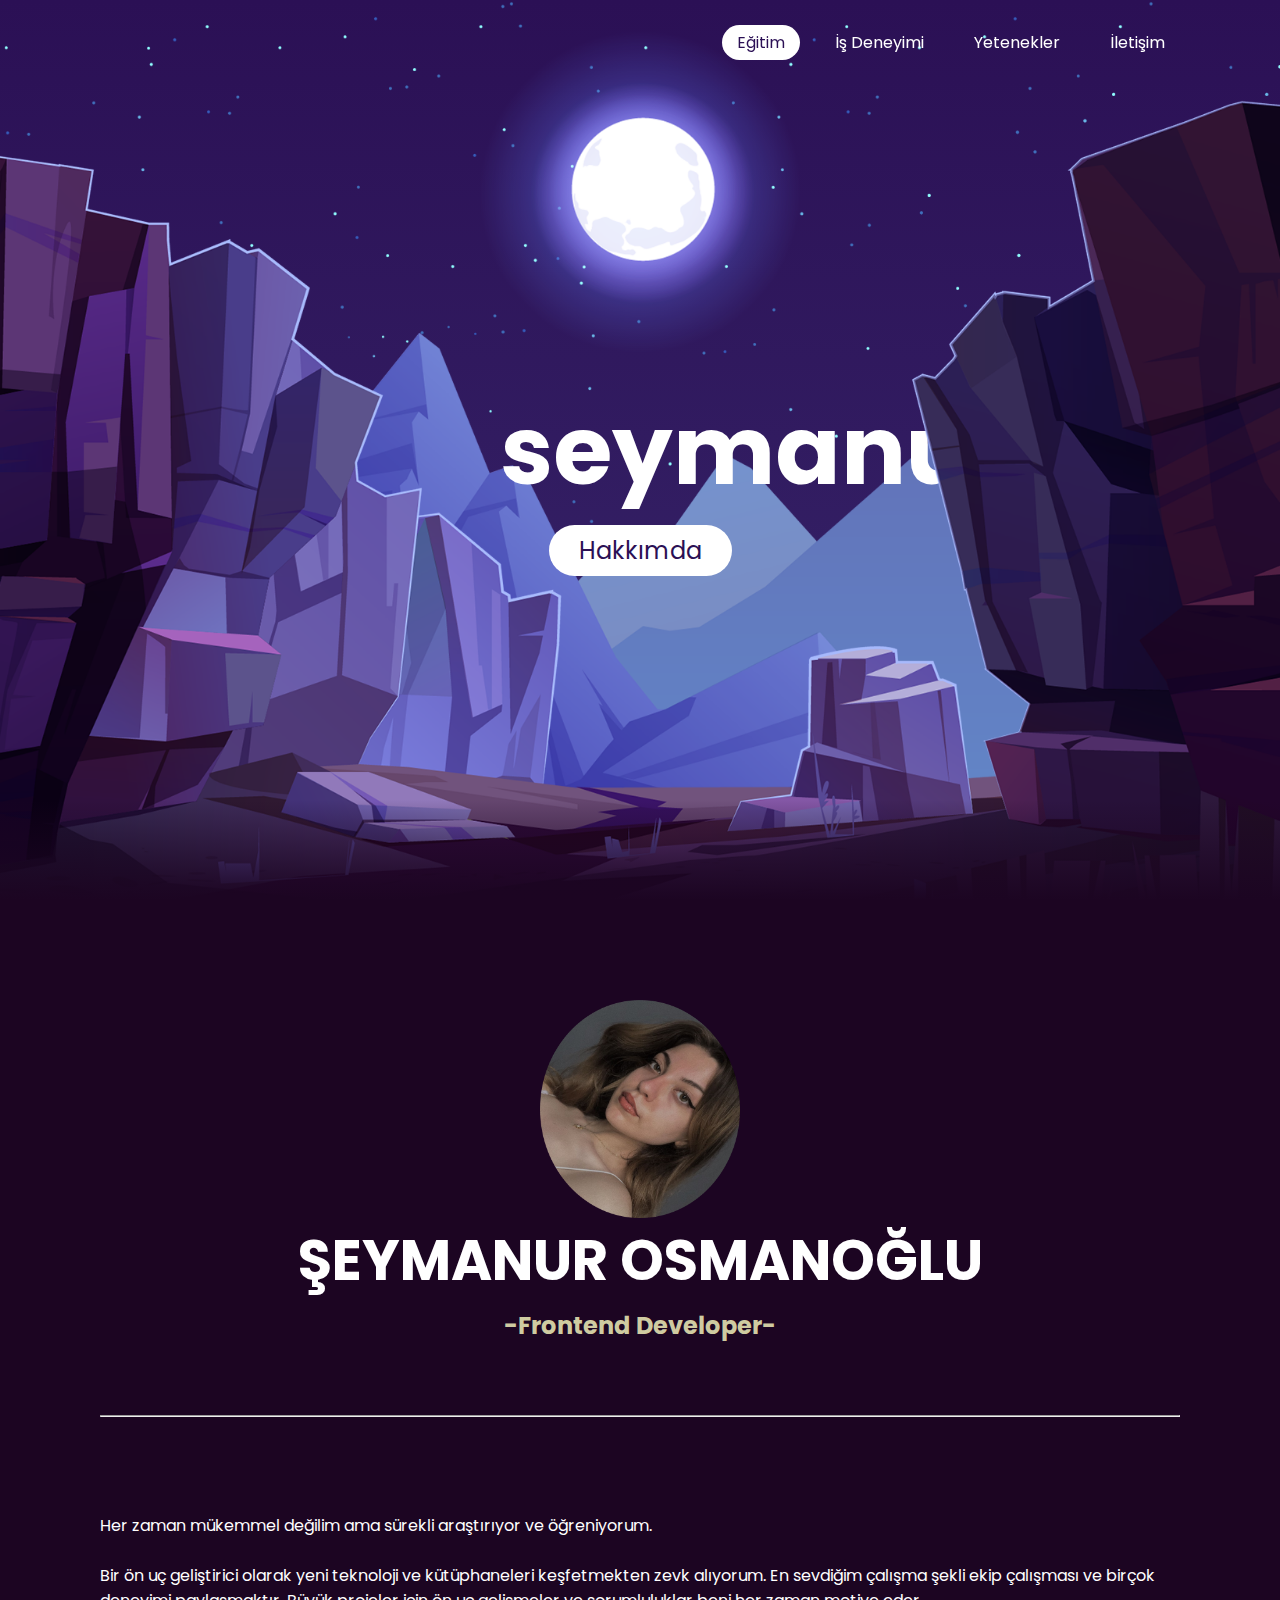
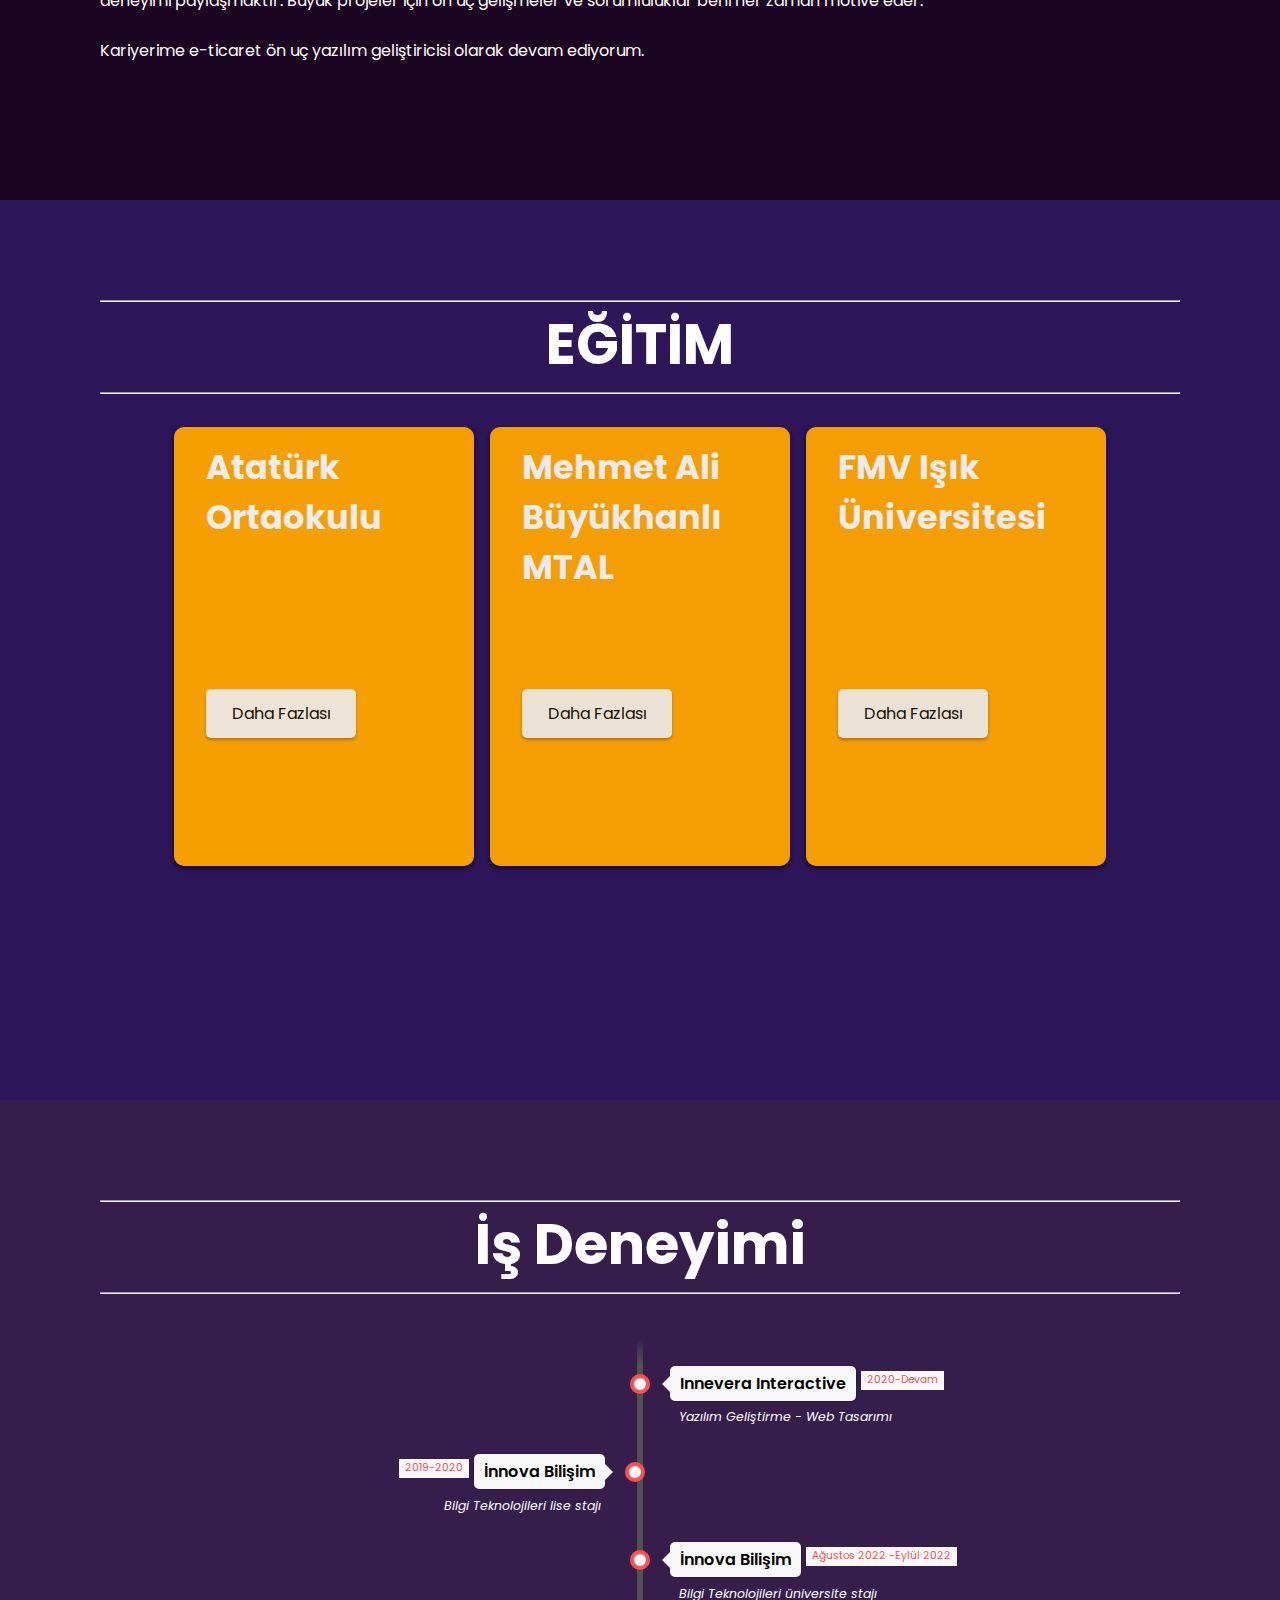
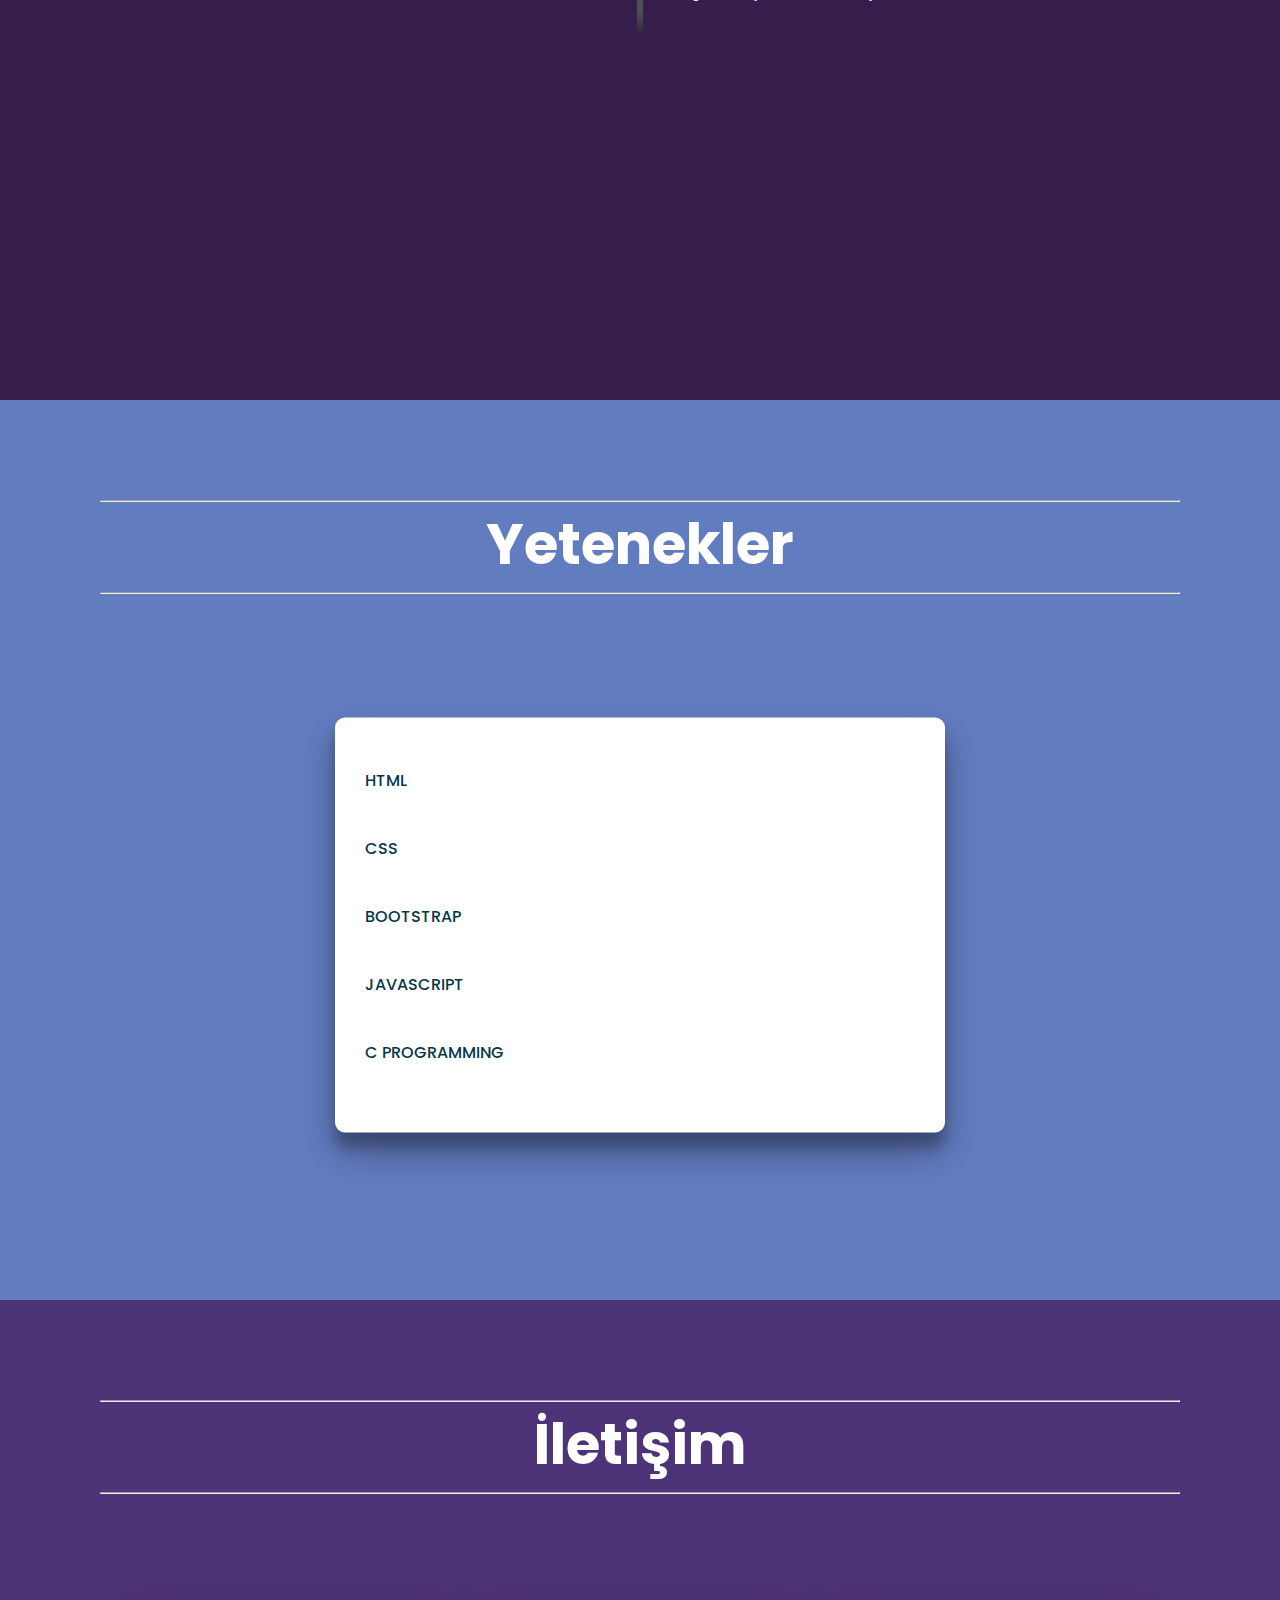
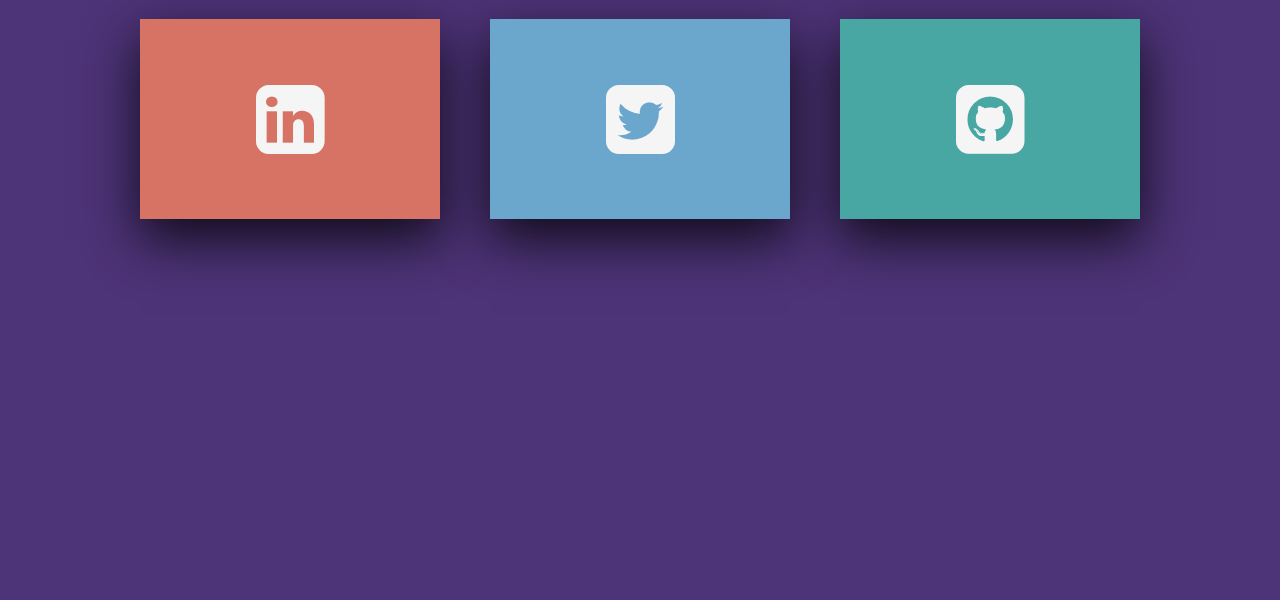
<file: index.html>
<!DOCTYPE html>
<html lang="en">

<head>
    <meta charset="UTF-8">
    <meta http-equiv="X-UA-Compatible" content="IE=edge">
    <meta name="viewport" content="width=device-width, initial-scale=1.0">
    <title>Şeymanur Osmanoğlu</title>
    <link rel="stylesheet" type="text/css" href="style.css">
    <link href="https://stackpath.bootstrapcdn.com/font-awesome/4.7.0/css/font-awesome.min.css" rel="stylesheet"
        integrity="sha384-wvfXpqpZZVQGK6TAh5PVlGOfQNHSoD2xbE+QkPxCAFlNEevoEH3Sl0sibVcOQVnN" crossorigin="anonymous">
        <link href='https://fonts.googleapis.com/css?family=Open+Sans:400,300,300italic,400italic,600,600italic,700,700italic' rel='stylesheet' type='text/css'>
</head>

<body>
    <header>
        <a href="#" class="logo"></a>
        <ul class="main-menu">
            <li><a href="#education" class="active">Eğitim</a> </li>
            <li><a href="#experience">İş Deneyimi</a> </li>
            <li><a href="#skills">Yetenekler</a> </li>
            <li><a href="#contact">İletişim</a> </li>
        </ul>
    </header>
    <section>
        <img src="images/stars.png" id="stars">
        <img src="images/moon.png" id="moon">
        <img src="images/mountains_behind.png" id="mountains_behind">
        <h2 id="text">seymanurosmanoglu</h2>
        <a href="#about-me" id="btn">Hakkımda</a>
        <img src="images/mountains_front.png" id="mountains_front">
    </section>
    <div class="sec" id="about-me">
        <div class="d-flex align-items-center justify-content-center">
        <img src="images/Resim3.png" id="mypic">
        </div>
        <h2>ŞEYMANUR OSMANOĞLU</h2>
        <h3>-Frontend Developer-</h3>
        <hr>
        <p>Her zaman mükemmel değilim ama sürekli araştırıyor ve öğreniyorum.<br><br>
            Bir ön uç geliştirici olarak yeni teknoloji ve kütüphaneleri keşfetmekten zevk alıyorum. En sevdiğim çalışma
            şekli ekip çalışması ve birçok deneyimi paylaşmaktır.
            Büyük projeler için ön uç gelişmeler ve sorumluluklar beni her zaman motive eder.<br><br>Kariyerime
            e-ticaret ön uç yazılım geliştiricisi olarak devam ediyorum.
        </p>
    </div>

    <div class="sec" id="education">
        <hr>
        <h2>EĞİTİM </h2>
        <hr><br>

        <div class="d-flex align-items-center justify-content-center">


            <div class='content'>
                <div class='animasyon'>
                    <h1>Atatürk Ortaokulu</h1><br><br>
                    <p class='description'>
                    <div class='buton'>Daha Fazlası</div>
                    <ul class='liste'>
                        <li>Mezuniyet Yılı : 2016</li>
                    </ul>
                    </p>
                </div>
            </div>
            <div class='content'>
                <div class='animasyon'>
                    <h1>Mehmet Ali Büyükhanlı MTAL</h1>
                    <p class='description'>
                    <div class='buton'>Daha Fazlası</div>
                    <ul class='liste'>
                        <li>Bilişim Teknolojileri / Web Tasarımı</li>
                        <li>Mezuniyet Yılı : 2020</li>
                    </ul>
                    </p>
                </div>
            </div>
            <div class='content'>
                <div class='animasyon'>
                    <h1>FMV Işık Üniversitesi</h1><br><br>
                    <p class='description'>
                    <div class='buton'>Daha Fazlası</div>
                    <ul class='liste'>
                        <li>BİLGİSAYAR PROGRAMCILIĞI</li>
                        <li>Mezuniyet Yılı : DEVAM</li>
                    </ul>
                    </p>
                </div>
            </div>
        </div>
        <script src='https://code.jquery.com/jquery-3.1.0.min.js'></script>
    </div>
    <div class="sec" id="experience">
        <hr>
        <h2>İş Deneyimi</h2>
        <hr><br>
        <ul class="timeline">

            <!-- Item 1 -->
            <li>
                <div class="direction-r">
                    <div class="flag-wrapper">
                        <span class="flag">Innevera Interactive</span>
                        <span class="time-wrapper"><span class="time">2020-Devam</span></span>
                    </div>
                    <div class="desc">Yazılım Geliştirme - Web Tasarımı</div>
                </div>
            </li>
          
            <!-- Item 2 -->
            <li>
                <div class="direction-l">
                    <div class="flag-wrapper">
                        <span class="flag">İnnova Bilişim</span>
                        <span class="time-wrapper"><span class="time">2019-2020</span></span>
                    </div>
                    <div class="desc">Bilgi Teknolojileri lise stajı</div>
                </div>
            </li>
        
            <!-- Item 3 -->
            <li>
                <div class="direction-r">
                    <div class="flag-wrapper">
                        <span class="flag">İnnova Bilişim</span>
                        <span class="time-wrapper"><span class="time">Ağustos 2022 -Eylül 2022</span></span>
                    </div>
                    <div class="desc">Bilgi Teknolojileri üniversite stajı</div>
                </div>
            </li>
          
        </ul>
        
    </div>

    <div class="sec" id="skills">
        <hr>
        <h2>Yetenekler </h2>
        <hr><br>
        <div class="skills">
            <div class="skills-bar">
              <div class="bar">
                <div class="info">
                  <span>HTML</span>
                </div>
                <div class="progress-line"><span class="html"></span></div>
                <div class="bar">
                  <div class="info">
                    <span>CSS</span>
                  </div>
                  <div class="progress-line"><span class="css"></span></div>
                  <div class="bar">
                    <div class="info">
                      <span>BOOTSTRAP</span>
                    </div>
                    <div class="progress-line"><span class="bootstrap"></span></div>
                    <div class="bar">
                      <div class="info">
                        <span>JAVASCRIPT</span>
                      </div>
                      <div class="progress-line">
                        <span class="javascript"></span>
                      </div>
                      <div class="bar">
                        <div class="info">
                          <span>C PROGRAMMING</span>
                        </div>
                        <div class="progress-line"><span class="c"></span></div>
                      </div>
                    </div>
                  </div>
                </div>
              </div>
            </div>
          </div>
       </div>
    <div class="sec" id="contact">
        <hr>
        <h2>İletişim </h2>
        <hr><br>
        <div class="d-flex align-items-center justify-content-center">
            <div class="container">
                <div class="card">
                    <div class="face face1">
                        <div class="content">
                            <div class="icon">
                                <i class="fa fa-linkedin-square" aria-hidden="true"></i>
                            </div>
                        </div>
                    </div>
                    <div class="face face2">
                        <div class="content">
                            <h3>
                                <a href="https://www.linkedin.com/in/seymanurosmanoglu/" target="_blank">seymanurosmanoglu</a>
                            </h3>
                            <p>Burası ağ kurduğum ve profesyonel portfolyömü oluşturduğum yer.</p>
                        </div>
                    </div>
                </div>
                <div class="card">
                    <div class="face face1">
                        <div class="content">
                            <div class="icon">
                                <i class="fa fa-twitter-square" aria-hidden="true"></i>
                            </div>
                        </div>
                    </div>
                    <div class="face face2">
                        <div class="content">
                            <h3>
                                <a href="https://twitter.com/seymanurosmn" target="_blank">seymanurosmn</a>
                            </h3>
                            <p>Burası haberleri okuduğum ve farklı sosyal gruplarla iletişim kurduğum yer.</p>
                        </div>
                    </div>
                </div>
                <div class="card">
                    <div class="face face1">
                        <div class="content">
                            <div class="icon">
                                <i class="fa fa-github-square" aria-hidden="true"></i>
                            </div>
                        </div>
                    </div>
                    <div class="face face2">
                        <div class="content">
                            <h3>
                                <a href="https://github.com/seymanurosmanoglu" target="_blank">seymanurosmanoglu</a>
                            </h3>
                            <p>Burası kod paylaştığım ve projeler üzerinde çalıştığım yer.</p>
                        </div>
                    </div>
                </div>
            </div>
        </div>
    </div>
    <div id="yukari">
        <i class="fa fa-arrow-up"></i>
    </div>

    <script>

        const stars = document.querySelector('#stars'),
            moon = document.querySelector('#moon'),
            mountains_behind = document.querySelector('#mountains_behind'),
            text = document.querySelector('#text'),
            btn = document.querySelector('#btn'),
            mountains_front = document.querySelector('#mountains_front'),
            header = document.querySelector('header');

        const handleMenuActive = () => {
            var scrollPos = window.scrollY;
            document.querySelectorAll('.main-menu a').forEach(function (currLink, i) {
                var refElement = document.querySelector(currLink.getAttribute("href"));
                if (scrollPos + 10 > refElement.offsetTop && scrollPos + 10 <= refElement.offsetTop + refElement.clientHeight) {
                    var oldActive = document.querySelector('.main-menu a.active');
                    if (oldActive) oldActive.classList.remove("active");
                    currLink.classList.add("active");
                }
                else {
                    currLink.classList.remove("active");
                }
            });
        };

        const handleScroll = () => {
            let value = window.scrollY;
            stars.style.left = value * 0.25 + 'px';
            moon.style.top = value * 1.05 + 'px';
            mountains_behind.style.top = `${value * 0.5}px`;
            mountains_front.style.top = value * 0 + 'px';

            text.style.marginRight = (value - 200) * 4 + 'px';
            text.style.marginTop = value * 1.5 + 'px';

            btn.style.marginTop = value * 1.5 + 'px';
            header.style.top = value * 0 + 'px';

            handleMenuActive();
        };
        function main() {
            $('.content').hide();
            $('.content').fadeIn(1000);

            $('.buton').on('click', function () {
                $(this).next().slideToggle(400);
            });
        }

        $(document).ready(main);
        window.addEventListener('scroll', handleScroll);
        var skills = {
  ht: 75,
  jq: 25,
  sk: 90,
  ph: 75,
  il: 90,
  in: 85,
  fl: 75
};

$.each(skills, function(key, value) {
  var skillbar = $("." + key);

  skillbar.animate(
    {
      width: value + "%"
    },
    3000,
    function() {
      $(".speech-bubble").fadeIn();
    }
  );
}); 
$(window).scroll(function() {
    if ($(this).scrollTop() >= 350) {
        $('#yukari').fadeIn(200);
    } else {
        $('#yukari').fadeOut(200);
    }
});

// Tıklama
$('#yukari').on('click', function() {
    $("html, body").animate({scrollTop: 0}, 1000);
});
    </script>
</body>

</html>
</file>
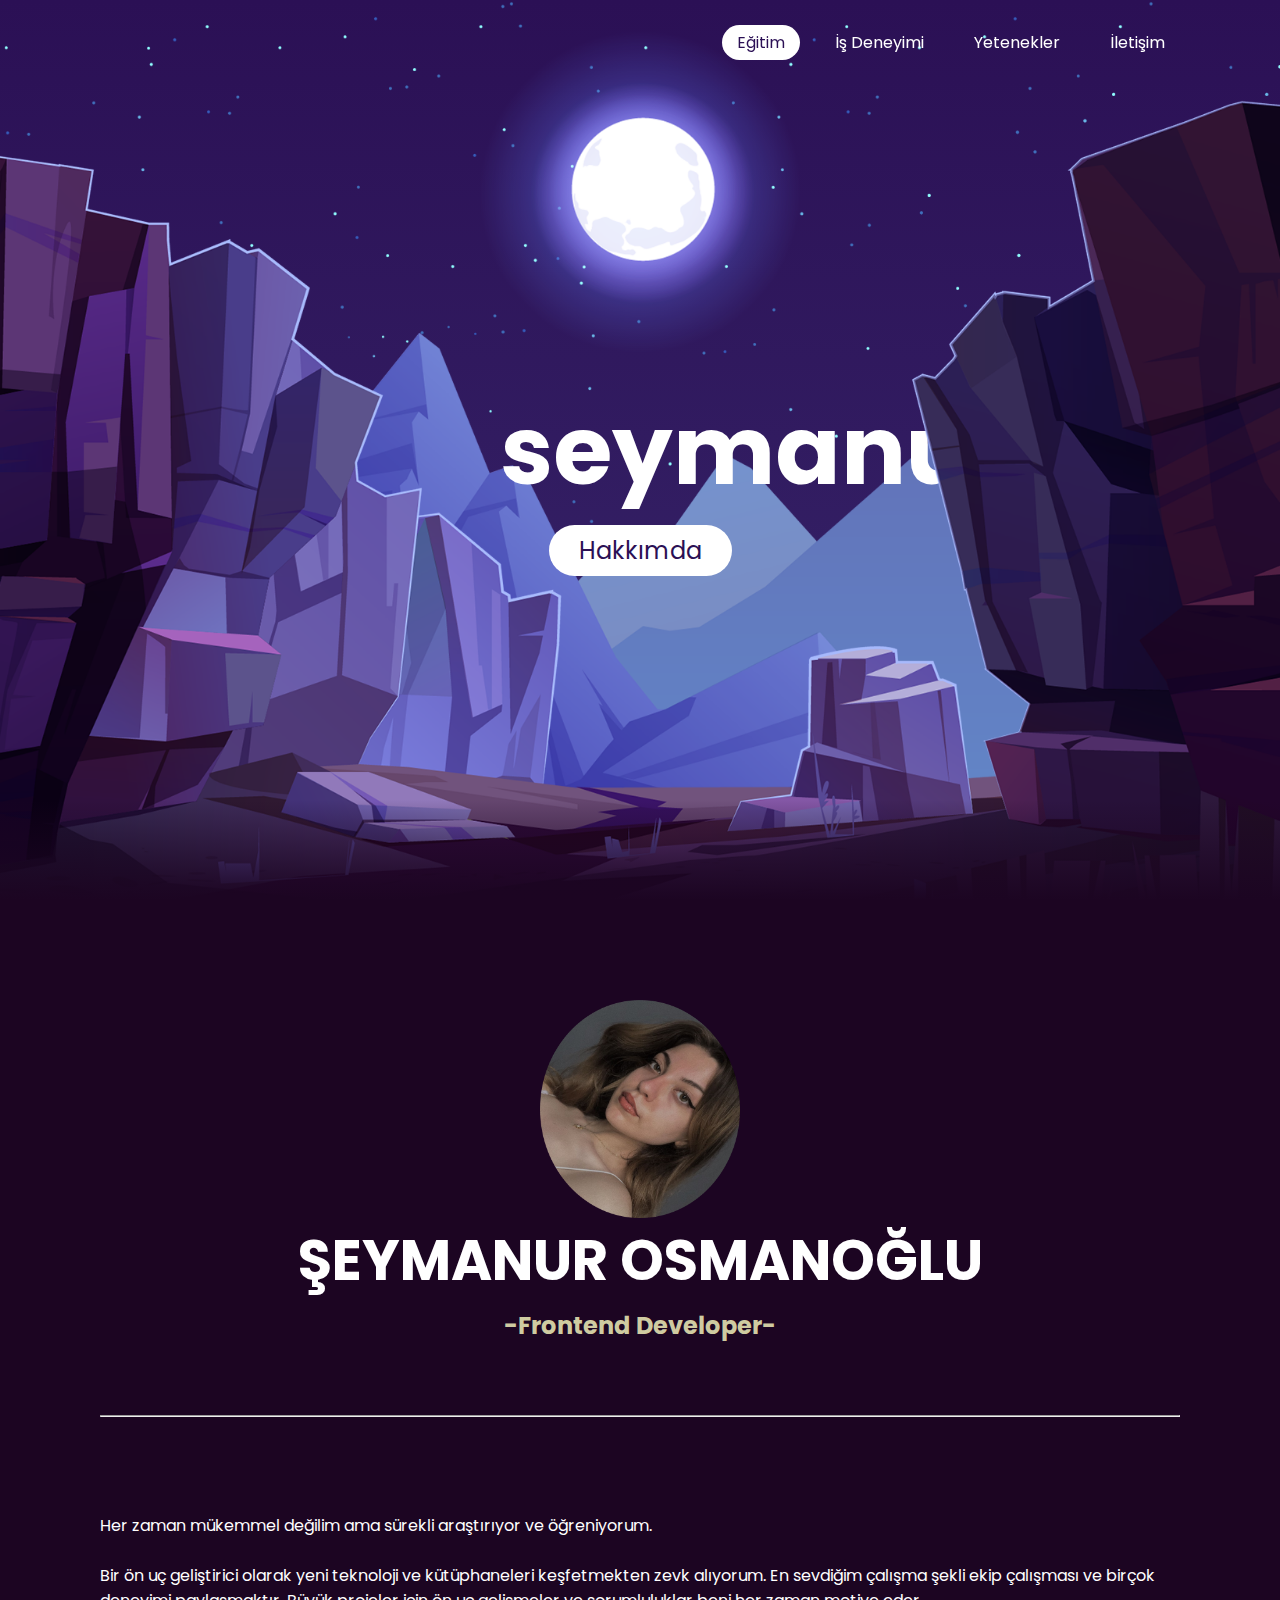
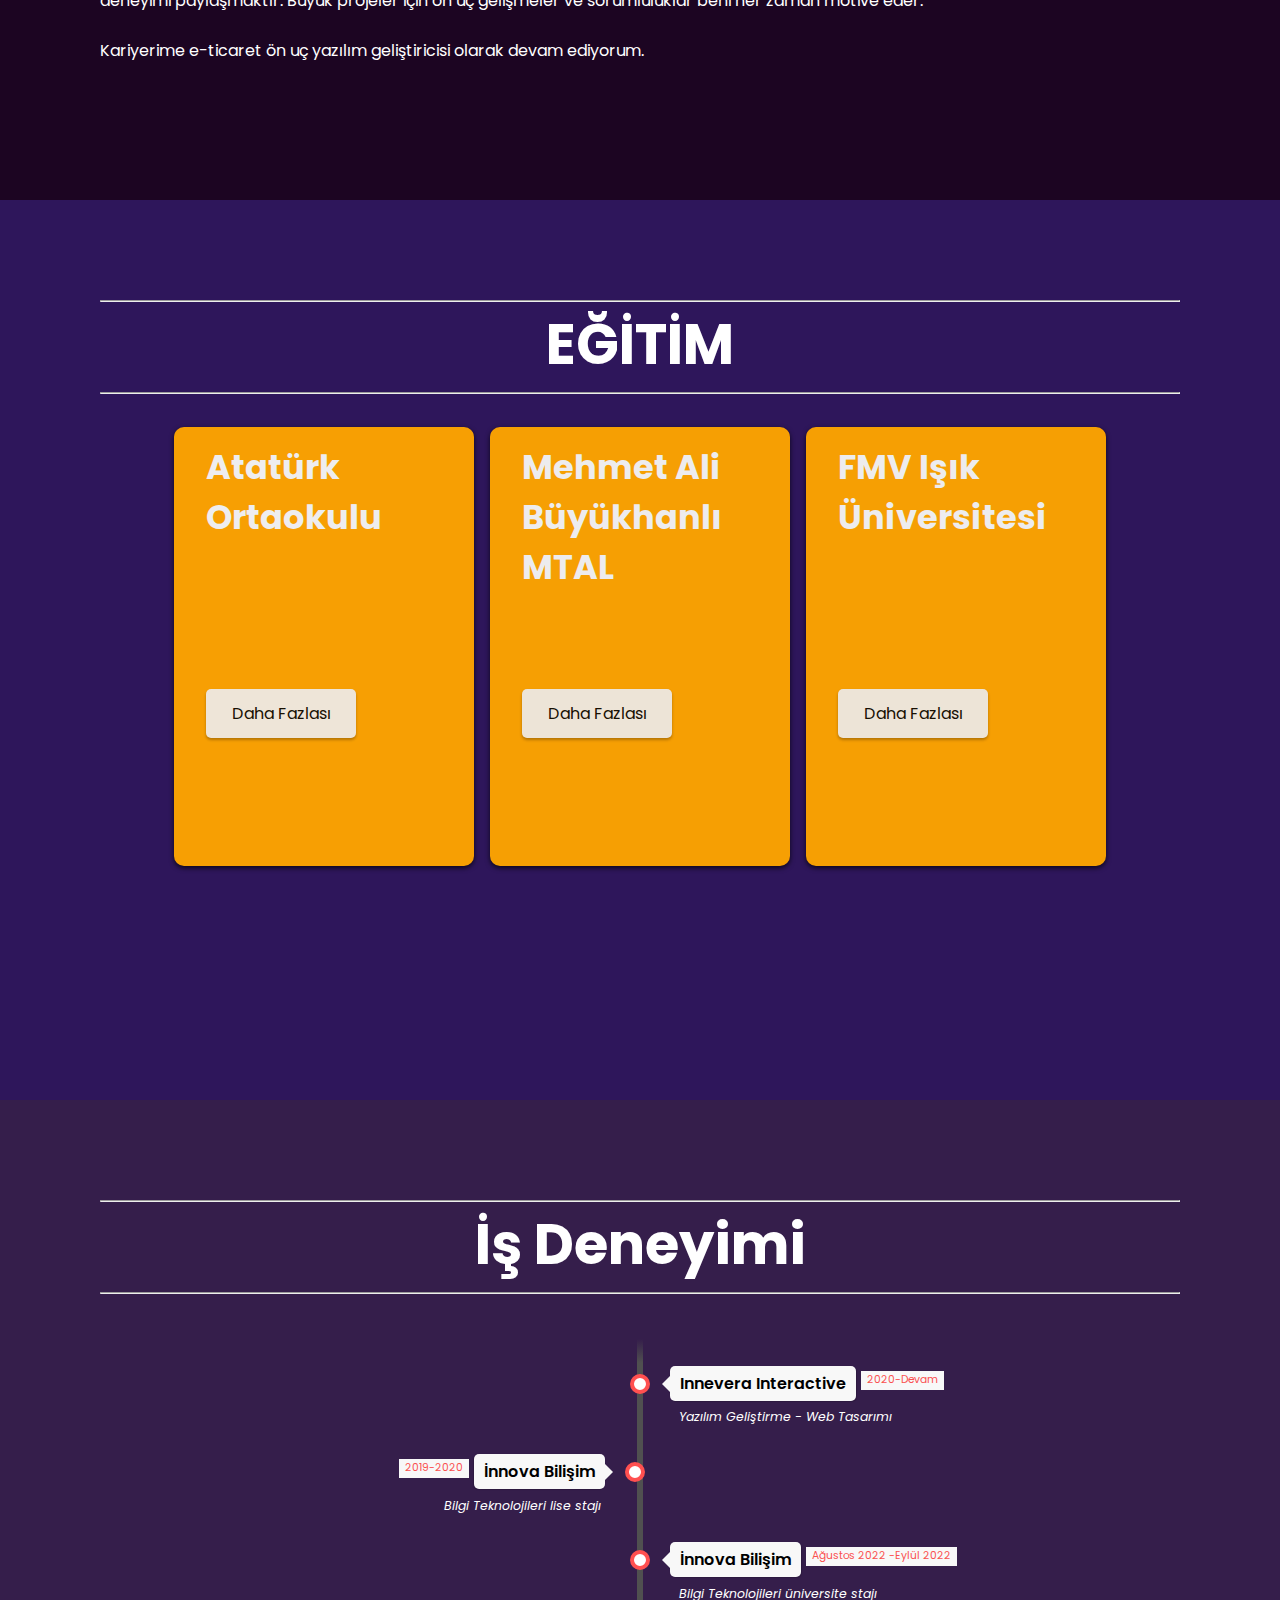
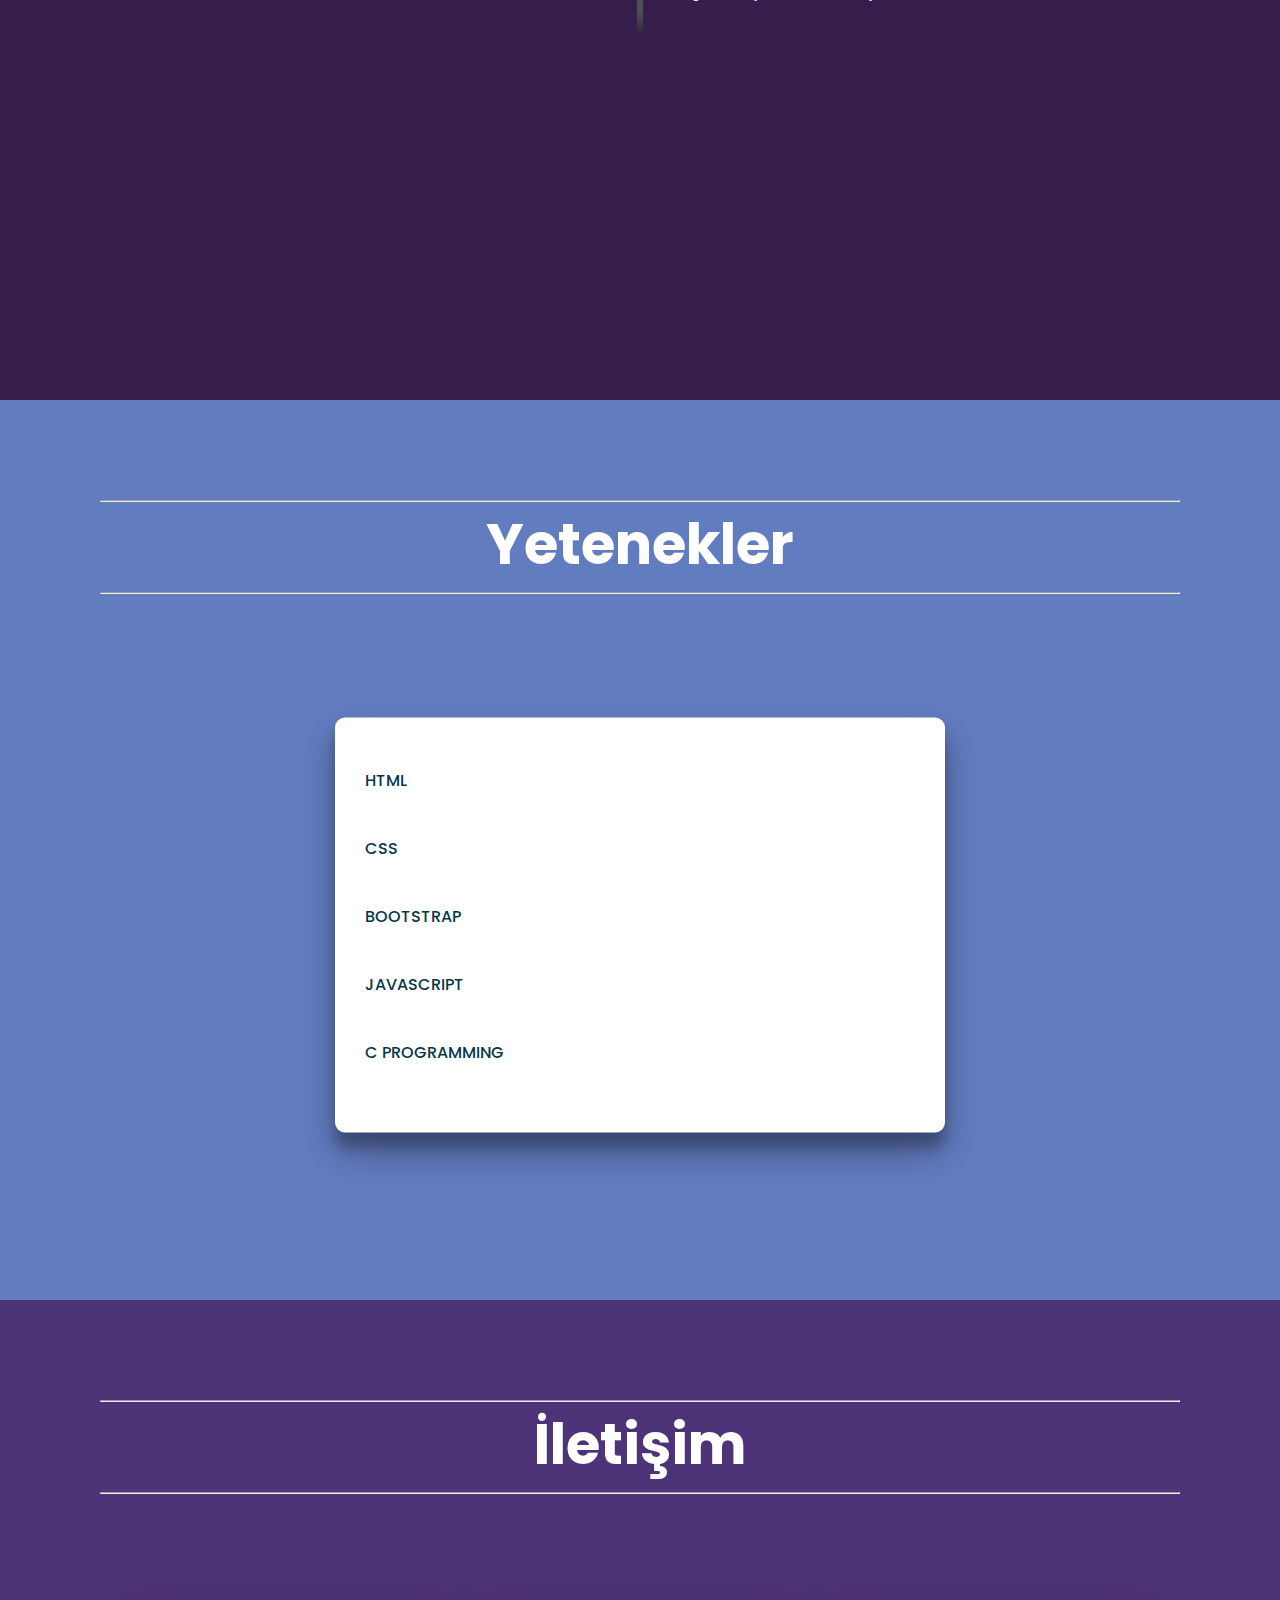
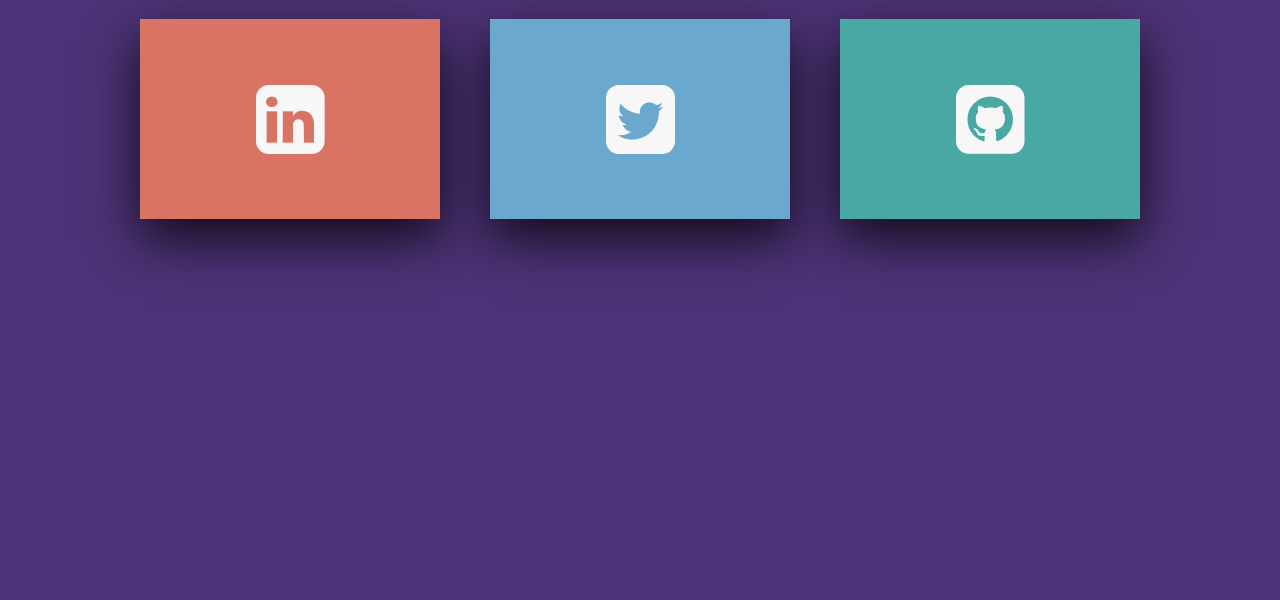
<file: Seymanur_Osmanoglu/index.html>
<!DOCTYPE html>
<html lang="en">

<head>
    <meta charset="UTF-8">
    <meta http-equiv="X-UA-Compatible" content="IE=edge">
    <meta name="viewport" content="width=device-width, initial-scale=1.0">
    <title>Şeymanur Osmanoğlu</title>
    <link rel="stylesheet" type="text/css" href="style.css">
    <link href="https://stackpath.bootstrapcdn.com/font-awesome/4.7.0/css/font-awesome.min.css" rel="stylesheet"
        integrity="sha384-wvfXpqpZZVQGK6TAh5PVlGOfQNHSoD2xbE+QkPxCAFlNEevoEH3Sl0sibVcOQVnN" crossorigin="anonymous">
        <link href='https://fonts.googleapis.com/css?family=Open+Sans:400,300,300italic,400italic,600,600italic,700,700italic' rel='stylesheet' type='text/css'>
</head>

<body>
    <header>
        <a href="#" class="logo"></a>
        <ul class="main-menu">
            <li><a href="#education" class="active">Eğitim</a> </li>
            <li><a href="#experience">İş Deneyimi</a> </li>
            <li><a href="#skills">Yetenekler</a> </li>
            <li><a href="#contact">İletişim</a> </li>
        </ul>
    </header>
    <section>
        <img src="stars.png" id="stars">
        <img src="moon.png" id="moon">
        <img src="mountains_behind.png" id="mountains_behind">
        <h2 id="text">seymanurosmanoglu</h2>
        <a href="#about-me" id="btn">Hakkımda</a>
        <img src="mountains_front.png" id="mountains_front">
    </section>
    <div class="sec" id="about-me">
        <div class="d-flex align-items-center justify-content-center">
        <img src="Resim3.png" id="mypic">
        </div>
        <h2>ŞEYMANUR OSMANOĞLU</h2>
        <h3>-Frontend Developer-</h3>
        <hr>
        <p>Her zaman mükemmel değilim ama sürekli araştırıyor ve öğreniyorum.<br><br>
            Bir ön uç geliştirici olarak yeni teknoloji ve kütüphaneleri keşfetmekten zevk alıyorum. En sevdiğim çalışma
            şekli ekip çalışması ve birçok deneyimi paylaşmaktır.
            Büyük projeler için ön uç gelişmeler ve sorumluluklar beni her zaman motive eder.<br><br>Kariyerime
            e-ticaret ön uç yazılım geliştiricisi olarak devam ediyorum.
        </p>
    </div>

    <div class="sec" id="education">
        <hr>
        <h2>EĞİTİM </h2>
        <hr><br>

        <div class="d-flex align-items-center justify-content-center">


            <div class='content'>
                <div class='animasyon'>
                    <h1>Atatürk Ortaokulu</h1><br><br>
                    <p class='description'>
                    <div class='buton'>Daha Fazlası</div>
                    <ul class='liste'>
                        <li>Mezuniyet Yılı : 2016</li>
                    </ul>
                    </p>
                </div>
            </div>
            <div class='content'>
                <div class='animasyon'>
                    <h1>Mehmet Ali Büyükhanlı MTAL</h1>
                    <p class='description'>
                    <div class='buton'>Daha Fazlası</div>
                    <ul class='liste'>
                        <li>Bilişim Teknolojileri / Web Tasarımı</li>
                        <li>Mezuniyet Yılı : 2020</li>
                    </ul>
                    </p>
                </div>
            </div>
            <div class='content'>
                <div class='animasyon'>
                    <h1>FMV Işık Üniversitesi</h1><br><br>
                    <p class='description'>
                    <div class='buton'>Daha Fazlası</div>
                    <ul class='liste'>
                        <li>BİLGİSAYAR PROGRAMCILIĞI</li>
                        <li>Mezuniyet Yılı : DEVAM</li>
                    </ul>
                    </p>
                </div>
            </div>
        </div>
        <script src='https://code.jquery.com/jquery-3.1.0.min.js'></script>
    </div>
    <div class="sec" id="experience">
        <hr>
        <h2>İş Deneyimi</h2>
        <hr><br>
        <ul class="timeline">

            <!-- Item 1 -->
            <li>
                <div class="direction-r">
                    <div class="flag-wrapper">
                        <span class="flag">Innevera Interactive</span>
                        <span class="time-wrapper"><span class="time">2020-Devam</span></span>
                    </div>
                    <div class="desc">Yazılım Geliştirme - Web Tasarımı</div>
                </div>
            </li>
          
            <!-- Item 2 -->
            <li>
                <div class="direction-l">
                    <div class="flag-wrapper">
                        <span class="flag">İnnova Bilişim</span>
                        <span class="time-wrapper"><span class="time">2019-2020</span></span>
                    </div>
                    <div class="desc">Bilgi Teknolojileri lise stajı</div>
                </div>
            </li>
        
            <!-- Item 3 -->
            <li>
                <div class="direction-r">
                    <div class="flag-wrapper">
                        <span class="flag">İnnova Bilişim</span>
                        <span class="time-wrapper"><span class="time">Ağustos 2022 -Eylül 2022</span></span>
                    </div>
                    <div class="desc">Bilgi Teknolojileri üniversite stajı</div>
                </div>
            </li>
          
        </ul>
        
    </div>

    <div class="sec" id="skills">
        <hr>
        <h2>Yetenekler </h2>
        <hr><br>
        <div class="skills">
            <div class="skills-bar">
              <div class="bar">
                <div class="info">
                  <span>HTML</span>
                </div>
                <div class="progress-line"><span class="html"></span></div>
                <div class="bar">
                  <div class="info">
                    <span>CSS</span>
                  </div>
                  <div class="progress-line"><span class="css"></span></div>
                  <div class="bar">
                    <div class="info">
                      <span>BOOTSTRAP</span>
                    </div>
                    <div class="progress-line"><span class="bootstrap"></span></div>
                    <div class="bar">
                      <div class="info">
                        <span>JAVASCRIPT</span>
                      </div>
                      <div class="progress-line">
                        <span class="javascript"></span>
                      </div>
                      <div class="bar">
                        <div class="info">
                          <span>C PROGRAMMING</span>
                        </div>
                        <div class="progress-line"><span class="c"></span></div>
                      </div>
                    </div>
                  </div>
                </div>
              </div>
            </div>
          </div>
       </div>
    <div class="sec" id="contact">
        <hr>
        <h2>İletişim </h2>
        <hr><br>
        <div class="d-flex align-items-center justify-content-center">
            <div class="container">
                <div class="card">
                    <div class="face face1">
                        <div class="content">
                            <div class="icon">
                                <i class="fa fa-linkedin-square" aria-hidden="true"></i>
                            </div>
                        </div>
                    </div>
                    <div class="face face2">
                        <div class="content">
                            <h3>
                                <a href="https://www.linkedin.com/in/seymanurosmanoglu/" target="_blank">seymanurosmanoglu</a>
                            </h3>
                            <p>Burası ağ kurduğum ve profesyonel portfolyömü oluşturduğum yer.</p>
                        </div>
                    </div>
                </div>
                <div class="card">
                    <div class="face face1">
                        <div class="content">
                            <div class="icon">
                                <i class="fa fa-twitter-square" aria-hidden="true"></i>
                            </div>
                        </div>
                    </div>
                    <div class="face face2">
                        <div class="content">
                            <h3>
                                <a href="https://twitter.com/seymanurosmn" target="_blank">seymanurosmn</a>
                            </h3>
                            <p>Burası haberleri okuduğum ve farklı sosyal gruplarla iletişim kurduğum yer.</p>
                        </div>
                    </div>
                </div>
                <div class="card">
                    <div class="face face1">
                        <div class="content">
                            <div class="icon">
                                <i class="fa fa-github-square" aria-hidden="true"></i>
                            </div>
                        </div>
                    </div>
                    <div class="face face2">
                        <div class="content">
                            <h3>
                                <a href="https://github.com/seymanurosmanoglu" target="_blank">seymanurosmanoglu</a>
                            </h3>
                            <p>Burası kod paylaştığım ve projeler üzerinde çalıştığım yer.</p>
                        </div>
                    </div>
                </div>
            </div>
        </div>
    </div>
    <div id="yukari">
        <i class="fa fa-arrow-up"></i>
    </div>

    <script>

        const stars = document.querySelector('#stars'),
            moon = document.querySelector('#moon'),
            mountains_behind = document.querySelector('#mountains_behind'),
            text = document.querySelector('#text'),
            btn = document.querySelector('#btn'),
            mountains_front = document.querySelector('#mountains_front'),
            header = document.querySelector('header');

        const handleMenuActive = () => {
            var scrollPos = window.scrollY;
            document.querySelectorAll('.main-menu a').forEach(function (currLink, i) {
                var refElement = document.querySelector(currLink.getAttribute("href"));
                if (scrollPos + 10 > refElement.offsetTop && scrollPos + 10 <= refElement.offsetTop + refElement.clientHeight) {
                    var oldActive = document.querySelector('.main-menu a.active');
                    if (oldActive) oldActive.classList.remove("active");
                    currLink.classList.add("active");
                }
                else {
                    currLink.classList.remove("active");
                }
            });
        };

        const handleScroll = () => {
            let value = window.scrollY;
            stars.style.left = value * 0.25 + 'px';
            moon.style.top = value * 1.05 + 'px';
            mountains_behind.style.top = `${value * 0.5}px`;
            mountains_front.style.top = value * 0 + 'px';

            text.style.marginRight = (value - 200) * 4 + 'px';
            text.style.marginTop = value * 1.5 + 'px';

            btn.style.marginTop = value * 1.5 + 'px';
            header.style.top = value * 0 + 'px';

            handleMenuActive();
        };
        function main() {
            $('.content').hide();
            $('.content').fadeIn(1000);

            $('.buton').on('click', function () {
                $(this).next().slideToggle(400);
            });
        }

        $(document).ready(main);
        window.addEventListener('scroll', handleScroll);
        var skills = {
  ht: 75,
  jq: 25,
  sk: 90,
  ph: 75,
  il: 90,
  in: 85,
  fl: 75
};

$.each(skills, function(key, value) {
  var skillbar = $("." + key);

  skillbar.animate(
    {
      width: value + "%"
    },
    3000,
    function() {
      $(".speech-bubble").fadeIn();
    }
  );
}); 
$(window).scroll(function() {
    if ($(this).scrollTop() >= 350) {
        $('#yukari').fadeIn(200);
    } else {
        $('#yukari').fadeOut(200);
    }
});

// Tıklama
$('#yukari').on('click', function() {
    $("html, body").animate({scrollTop: 0}, 1000);
});
    </script>
</body>

</html>
</file>
<file: style.css>
@import url('https://fonts.googleapis.com/css2?family=Poppins&display=swap');

*{
    margin: 0px;
    padding :0px;
    font-family: 'Poppins', 'sans-serif';
    box-sizing: border-box;
    scroll-behavior: smooth;
}
body{
    min-height: 100vh;
    overflow-x: hidden;
    background: linear-gradient(#2b1055,#7597de);
}
.d-flex {
    display: flex;
}
.align-items-center {
    align-items: center;
}
.justify-content-center {
    justify-content: center;
}
header{
    position: fixed; 
    top: 0px;
    left: 0px;
    width: 100%;
    padding: 30px 100px;
    display: flex;
    justify-content: space-between;
    align-items: center;
    z-index: 10000;
}
header .logo{
    color: #fff;
    font-weight: 700;
    text-decoration: none;
    font-size: 2em;
    text-transform: uppercase;
    letter-spacing: 2px;

}
header ul{
    display: flex;
    justify-content: center;
    align-items: center;
}
header ul li{
    list-style: none;
    margin-left: 20px;
}
header ul li a{
    text-decoration: none;
    padding: 6px 15px;
    color: #fff;
    border-radius: 20px;
}
header ul li a:hover,
header ul li a.active
{
background: #fff;
color:#2b1055;
}
section{
    position: relative;
    width: 100%;
    height: 100vh;
    padding: 100px;
    display: flex;
    justify-content: center;
    align-items: center;
    overflow: hidden;
}
section::before {
    content: '';
    position: absolute;
    bottom: 0px;
    width: 100%;
    height: 100px;
    background: linear-gradient(to top,#1c0522,transparent);
    z-index: 1000;
}
section img{
    position: absolute;
    top:0;
    left:0;
    width:100%;
    height:100%;
    object-fit: cover;
    pointer-events: none;
}
section img#moon{
    mix-blend-mode: screen;
}
section img#mountains_front{
    z-index: 10;
}
#text{
    position: absolute;
    margin-right: -800px;
    color:#fff;
    white-space: nowrap;
    font-size: 7.5vw;
    z-index: 9;
    right: -350;
}
#btn{
    text-decoration: none;
    display: inline-block;
    padding: 8px 30px;
    border-radius: 40px;
    background: #fff;
    color: #2b1055;
    font-size:1.5em;
    z-index:index 9;
    transform: translateY(100px);
}

#about-me {
    background: #1c0522;
}

#education {
    background: #2E165B;
}
#education h1 {
    font-size: 2.1em;
  }
  #education h2{
    font-size: 3.5em;
    color: #fff;
    text-align: center;
  }
  .liste{
    display:none;
    height: 100px;
  }
  
  .animasyon{
    background-color: orange;
    border-radius:10px;
    box-shadow: 0px 2px 5px 0px rgba(0,0,0,0.75);
    width: 300px;
    padding: 1em 3em 2em 2em;
    margin: 0.5em;
    color: whitesmoke;
    float:left;
  }
  
  .buton {
    border-radius:5px;
    box-shadow: 0px 2px 3px 0px rgba(0,0,0,0.3);
    padding: 0.75em 1.25em;
    background-color: whitesmoke;
    opacity: 0.9;
    width: 150px;
    color: black;
    text-align:center;
  }
  #education ul {
    list-style: none;
    padding: 0;
  }
  #education ul li{
      margin-top: 15px;
  }

#experience {
    background: #351E4B;
}
#experience h2{
    font-size: 3.5em;
    color: #fff;
    text-align: center;
  }
#skills {
    background: #627CC0;
}
#skills h2{
    font-size: 3.5em;
    color: #fff;
    text-align: center;
  }
#contact {
    background: #4D3377;
}
#contact h2{
    font-size: 3.5em;
    color: #fff;
    text-align: center;
  }

.sec{
    position: relative;
    padding: 100px;
    min-height: 100vh;
}
.sec h2{
    font-size: 3.5em;
    margin-bottom: 5px;
    color: #fff;
    text-align: center;
}
.sec h3{
    font-size: 1.5em;
    margin-bottom:3em;
    color:#CFCBA1;
    text-align: center;
}
.sec p{
    font-size:1em;
    color: #fff;
    margin-top: 6em;
}
#button {
    display: inline-block;
    background-color: #FF9800;
    width: 50px;
    height: 50px;
    text-align: center;
    border-radius: 4px;
    margin: 30px;
    position: fixed;
    bottom: 30px;
    right: 30px;
    transition: background-color .3s;
    z-index: 1000;
  }
  #button:hover {
    cursor: pointer;
    background-color: #333;
  }
  #button:active {
    background-color: #555;
  }
  .container {
    width: 1000px;
    position: relative;
    display: flex;
    justify-content: space-between;
}

.container .card {
    position: relative;
    border-radius: 10px;
}

.container .card .icon {
    position: absolute;
    top: 0;
    left: 0;
    width: 100%;
    height: 100%;
    background: #f00;
    transition: 0.7s;
    z-index: 1;
}

.container .card:nth-child(1) .icon {
    background: #e07768;
}

.container .card:nth-child(2) .icon {
    background: #6eadd4;
}

.container .card:nth-child(3) .icon {
    background: #4aada9;
}


.container .card .icon .fa {
    position: absolute;
    top: 50%;
    left: 50%;
    transform: translate(-50%, -50%);
    font-size: 80px;
    transition: 0.7s;
    color: #fff;
}

i {
    position: absolute;
    top: 50%;
    left: 50%;
    transform: translate(-50%, -50%);
    font-size: 80px;
    transition: 0.7s;
    color: #fff;
}

.container .card .face {
    width: 300px;
    height: 200px;
    transition: 0.5s;
}

.container .card .face.face1 {
    position: relative;
    background: #333;
    display: flex;
    justify-content: center;
    align-items: center;
    z-index: 1;
    transform: translateY(100px);
}

.container .card:hover .face.face1{
    background: #ff0057;
    transform: translateY(0px);
}

.container .card .face.face1 .content {
    opacity: 1;
    transition: 0.5s;
}

.container .card:hover .face.face1 .content {
    opacity: 1;
}

.container .card .face.face1 .content i{
    max-width: 100px;
}

.container .card .face.face2 {
    position: relative;
    background: #fff;
    display: flex;
    justify-content: center;
    align-items: center;
    padding: 20px;
    box-sizing: border-box;
    box-shadow: 0 20px 50px rgba(0,0,0,0.8);
    transform: translateY(-100px);
}

.container .card:hover .face.face2{
    transform: translateY(0);
}

.container .card .face.face2 .content p {
    margin: 0;
    padding: 0;
    text-align: center;
    color: #414141;
}

.container .card .face.face2 .content h3 {
    margin: 0 0 10px 0;
    padding: 0;
    color: #fff;
    font-size: 24px;
    text-align: center;
    color: #414141;
} 

.container a {
    text-decoration: none;
    color: #414141;
}
.timeline {
    position: relative;
    width: 660px;
    margin: 0 auto;
    margin-top: 20px;
    padding: 1em 0;
    list-style-type: none;
  }
  
  .timeline:before {
    position: absolute;
    left: 50%;
    top: 0;
    content: ' ';
    display: block;
    width: 6px;
    height: 100%;
    margin-left: -3px;
    background: rgb(80,80,80);
    background: -moz-linear-gradient(top, rgba(80,80,80,0) 0%, rgb(80,80,80) 8%, rgb(80,80,80) 92%, rgba(80,80,80,0) 100%);
    background: -webkit-gradient(linear, left top, left bottom, color-stop(0%,rgba(30,87,153,1)), color-stop(100%,rgba(125,185,232,1)));
    background: -webkit-linear-gradient(top, rgba(80,80,80,0) 0%, rgb(80,80,80) 8%, rgb(80,80,80) 92%, rgba(80,80,80,0) 100%);
    background: -o-linear-gradient(top, rgba(80,80,80,0) 0%, rgb(80,80,80) 8%, rgb(80,80,80) 92%, rgba(80,80,80,0) 100%);
    background: -ms-linear-gradient(top, rgba(80,80,80,0) 0%, rgb(80,80,80) 8%, rgb(80,80,80) 92%, rgba(80,80,80,0) 100%);
    background: linear-gradient(to bottom, rgba(80,80,80,0) 0%, rgb(80,80,80) 8%, rgb(80,80,80) 92%, rgba(80,80,80,0) 100%);
    
    z-index: 5;
  }
  
  .timeline li {
    padding: 1em 0;
  }
  
  .timeline li:after {
    content: "";
    display: block;
    height: 0;
    clear: both;
    visibility: hidden;
  }
  
  .direction-l {
    position: relative;
    width: 300px;
    float: left;
    text-align: right;
  }
  
  .direction-r {
    position: relative;
    width: 300px;
    float: right;
  }
  
  .flag-wrapper {
    position: relative;
    display: inline-block;
    
    text-align: center;
  }
  
  .flag {
    position: relative;
    display: inline;
    background: rgb(248,248,248);
    padding: 6px 10px;
    border-radius: 5px;
    margin-right:5px;
    font-weight: 600;
    text-align: left;
  }
  
  .direction-l .flag {
    -webkit-box-shadow: -1px 1px 1px rgba(0,0,0,0.15), 0 0 1px rgba(0,0,0,0.15);
    -moz-box-shadow: -1px 1px 1px rgba(0,0,0,0.15), 0 0 1px rgba(0,0,0,0.15);
    box-shadow: -1px 1px 1px rgba(0,0,0,0.15), 0 0 1px rgba(0,0,0,0.15);
  }
  
  .direction-r .flag {
    -webkit-box-shadow: 1px 1px 1px rgba(0,0,0,0.15), 0 0 1px rgba(0,0,0,0.15);
    -moz-box-shadow: 1px 1px 1px rgba(0,0,0,0.15), 0 0 1px rgba(0,0,0,0.15);
    box-shadow: 1px 1px 1px rgba(0,0,0,0.15), 0 0 1px rgba(0,0,0,0.15);
  }
  
  .direction-l .flag:before,
  .direction-r .flag:before {
    position: absolute;
    top: 50%;
    right: -40px;
    content: ' ';
    display: block;
    width: 12px;
    height: 12px;
    margin-top: -10px;
    background: #fff;
    border-radius: 10px;
    border: 4px solid rgb(255,80,80);
    z-index: 10;
  }
  
  .direction-r .flag:before {
    left: -40px;
  }
  
  .direction-l .flag:after {
    content: "";
    position: absolute;
    left: 100%;
    top: 50%;
    height: 0;
    width: 0;
    margin-top: -8px;
    border: solid transparent;
    border-left-color: rgb(248,248,248);
    border-width: 8px;
    pointer-events: none;
  }
  
  .direction-r .flag:after {
    content: "";
    position: absolute;
    right: 100%;
    top: 50%;
    height: 0;
    width: 0;
    margin-top: -8px;
    border: solid transparent;
    border-right-color: rgb(248,248,248);
    border-width: 8px;
    pointer-events: none;
  }
  
  .time-wrapper {
    display: inline;
    margin-right:5px;
    line-height: 1em;
    font-size: 0.66666em;
    color: rgb(250,80,80);
    vertical-align: middle;
  }
  
  .direction-l .time-wrapper {
    float: left;
  }
  
  .direction-r .time-wrapper {
    float: right;
  }
  
  .time {
    display: inline-block;
    padding: 4px 6px;
    background: rgb(248,248,248);
  }
  
  .desc {
    margin: 1em 0.75em 0 0;
    color:white;
    font-size: 0.77777em;
    font-style: italic;
    line-height: 1.5em;
  }
  
  .direction-r .desc {
    margin: 1em 0 0 0.75em;
  }
  
  /* ================ Timeline Media Queries ================ */
  
  @media screen and (max-width: 660px) {
  
  .timeline {
       width: 100%;
      padding: 4em 0 1em 0;
  }
  
  .timeline li {
      padding: 2em 0;
  }
  
  .direction-l,
  .direction-r {
      float: none;
      width: 100%;
  
      text-align: center;
  }
  
  .flag-wrapper {
      text-align: center;
  }
  
  .flag {
      background: rgb(255,255,255);
      z-index: 15;
  }
  
  .direction-l .flag:before,
  .direction-r .flag:before {
    position: absolute;
    top: -30px;
      left: 50%;
      content: ' ';
      display: block;
      width: 12px;
      height: 12px;
      margin-left: -9px;
      background: #fff;
      border-radius: 10px;
      border: 4px solid rgb(255,80,80);
      z-index: 10;
  }
  
  .direction-l .flag:after,
  .direction-r .flag:after {
      content: "";
      position: absolute;
      left: 50%;
      top: -8px;
      height: 0;
      width: 0;
      margin-left: -8px;
      border: solid transparent;
      border-bottom-color: rgb(255,255,255);
      border-width: 8px;
      pointer-events: none;
  }
  
  .time-wrapper {
      display: block;
      position: relative;
      margin: 4px 0 0 0;
      z-index: 14;
  }
  
  .direction-l .time-wrapper {
      float: none;
  }
  
  .direction-r .time-wrapper {
      float: none;
  }
  
  .desc {
      position: relative;
      margin: 1em 0 0 0;
      padding: 1em;
      background: rgb(245,245,245);
      -webkit-box-shadow: 0 0 1px rgba(0,0,0,0.20);
      -moz-box-shadow: 0 0 1px rgba(0,0,0,0.20);
      box-shadow: 0 0 1px rgba(0,0,0,0.20);
      
    z-index: 15;
  }
  
  .direction-l .desc,
  .direction-r .desc {
      position: relative;
      margin: 1em 1em 0 1em;
      padding: 1em;
      
    z-index: 15;
  }
  
}

.skills {
    position: absolute;
    top: 50%;
    left: 50%;
    transform: translate(-50%, -50%);
    background: #fff;
    border-radius: 10px;
    box-shadow: 0 19px 38px rgba(0, 0, 0, 0.3), 0 15px 12px rgba(0, 0, 0, 0.22);
    margin-top: 75px;
  }
  
  .skills-bar {
    padding: 25px 30px;
  }
  
  .skills-bar .bar {
    margin: 25px 0;
  }
  
  .skills-bar .bar .info span {
    font-size: 1rem;
    font-weight: 500;
  }
  
  .skills-bar .bar .info {
    margin-bottom: 8px;
    color: #07374a;
  }
  
  .skills-bar .bar .progress-line {
    position: relative;
    height: 10px;
    width: 550px;
    background: #f0f0f0;
    border-radius: 10px;
    transform: scaleX(0);
    transform-origin: left;
    animation: animate 1s cubic-bezier(1, 0, 0.5, 1) forwards;
  }
  
  .bar .progress-line span {
    position: absolute;
    background: #25b79f;
    height: 100%;
    border-radius: 10px;
    transform: scaleX(0);
    transform-origin: left;
    text-transform: uppercase;
    animation: animate 1s 1s cubic-bezier(1, 0, 0.5, 1) forwards;
  }
  
  @keyframes animate {
    100% {
      transform: scaleX(1);
    }
  }
  
  .progress-line .html {
    width: 80%;
  }
  .progress-line .css {
    width: 70%;
  }
  .progress-line .bootstrap {
    width: 45%;
  }
  .progress-line .javascript {
    width: 55%;
  }
  .progress-line .c {
    width: 45%;
  }
  
  .bar .progress-line span::before {
    position: absolute;
    content: "";
    height: 0;
    right: 0;
    top: -14px;
    width: 0;
    border: 7px solid transparent;
    border-bottom-width: 0px;
    border-right-width: 0px;
    border-top-style: #f0f0f0;
    border-top-color: #07374a;
  }
  
  .bar .progress-line span::after {
    position: absolute;
    right: 0;
    top: -28px;
    color: #f0f0f0;
    font-size: 12px;
    font-weight: 700;
    background: #07374a;
    padding: 1px 8px;
    border-radius: 3px;
  }
  
  
  .progress-line .html::after {
    content: "80%";
  }
  .progress-line .css::after {
    content: "70%";
  }
  .progress-line .bootstrap::after {
    content: "45%";
  }
  .progress-line .javascript::after {
    content: "55%";
  }
  .progress-line .c::after {
    content: "45%";
  }
  
  /* ////........Media Query........//// */
  
  @media (max-width: 700px) {
      .skills{
          width: 80%;
      }
  
      .skills-bar .bar .progress-line{
          width: 100%;
      }
  }      
  #yukari{
    display:none;
    position:fixed;
    bottom:25px;
    right:25px;
    background:#00b2f2;
    width:50px;
    height:50px;
    text-align:center;
    line-height: 50px;
    border-radius:35px;
    transition:all .3s ease;
    z-index:999
}
#yukari i{
    color:#fff;
    font-size:20px;
}
#yukari:hover{
    background-color:#fcb100
} 
#mypic{
  width:200px;
  height: 200;
}
</file>
<file: Seymanur_Osmanoglu/style.css>
@import url('https://fonts.googleapis.com/css2?family=Poppins&display=swap');

*{
    margin: 0px;
    padding :0px;
    font-family: 'Poppins', 'sans-serif';
    box-sizing: border-box;
    scroll-behavior: smooth;
}
body{
    min-height: 100vh;
    overflow-x: hidden;
    background: linear-gradient(#2b1055,#7597de);
}
.d-flex {
    display: flex;
}
.align-items-center {
    align-items: center;
}
.justify-content-center {
    justify-content: center;
}
header{
    position: fixed; 
    top: 0px;
    left: 0px;
    width: 100%;
    padding: 30px 100px;
    display: flex;
    justify-content: space-between;
    align-items: center;
    z-index: 10000;
}
header .logo{
    color: #fff;
    font-weight: 700;
    text-decoration: none;
    font-size: 2em;
    text-transform: uppercase;
    letter-spacing: 2px;

}
header ul{
    display: flex;
    justify-content: center;
    align-items: center;
}
header ul li{
    list-style: none;
    margin-left: 20px;
}
header ul li a{
    text-decoration: none;
    padding: 6px 15px;
    color: #fff;
    border-radius: 20px;
}
header ul li a:hover,
header ul li a.active
{
background: #fff;
color:#2b1055;
}
section{
    position: relative;
    width: 100%;
    height: 100vh;
    padding: 100px;
    display: flex;
    justify-content: center;
    align-items: center;
    overflow: hidden;
}
section::before {
    content: '';
    position: absolute;
    bottom: 0px;
    width: 100%;
    height: 100px;
    background: linear-gradient(to top,#1c0522,transparent);
    z-index: 1000;
}
section img{
    position: absolute;
    top:0;
    left:0;
    width:100%;
    height:100%;
    object-fit: cover;
    pointer-events: none;
}
section img#moon{
    mix-blend-mode: screen;
}
section img#mountains_front{
    z-index: 10;
}
#text{
    position: absolute;
    margin-right: -800px;
    color:#fff;
    white-space: nowrap;
    font-size: 7.5vw;
    z-index: 9;
    right: -350;
}
#btn{
    text-decoration: none;
    display: inline-block;
    padding: 8px 30px;
    border-radius: 40px;
    background: #fff;
    color: #2b1055;
    font-size:1.5em;
    z-index:index 9;
    transform: translateY(100px);
}

#about-me {
    background: #1c0522;
}

#education {
    background: #2E165B;
}
#education h1 {
    font-size: 2.1em;
  }
  #education h2{
    font-size: 3.5em;
    color: #fff;
    text-align: center;
  }
  .liste{
    display:none;
    height: 100px;
  }
  
  .animasyon{
    background-color: orange;
    border-radius:10px;
    box-shadow: 0px 2px 5px 0px rgba(0,0,0,0.75);
    width: 300px;
    padding: 1em 3em 2em 2em;
    margin: 0.5em;
    color: whitesmoke;
    float:left;
  }
  
  .buton {
    border-radius:5px;
    box-shadow: 0px 2px 3px 0px rgba(0,0,0,0.3);
    padding: 0.75em 1.25em;
    background-color: whitesmoke;
    opacity: 0.9;
    width: 150px;
    color: black;
    text-align:center;
  }
  #education ul {
    list-style: none;
    padding: 0;
  }
  #education ul li{
      margin-top: 15px;
  }

#experience {
    background: #351E4B;
}
#experience h2{
    font-size: 3.5em;
    color: #fff;
    text-align: center;
  }
#skills {
    background: #627CC0;
}
#skills h2{
    font-size: 3.5em;
    color: #fff;
    text-align: center;
  }
#contact {
    background: #4D3377;
}
#contact h2{
    font-size: 3.5em;
    color: #fff;
    text-align: center;
  }

.sec{
    position: relative;
    padding: 100px;
    min-height: 100vh;
}
.sec h2{
    font-size: 3.5em;
    margin-bottom: 5px;
    color: #fff;
    text-align: center;
}
.sec h3{
    font-size: 1.5em;
    margin-bottom:3em;
    color:#CFCBA1;
    text-align: center;
}
.sec p{
    font-size:1em;
    color: #fff;
    margin-top: 6em;
}
#button {
    display: inline-block;
    background-color: #FF9800;
    width: 50px;
    height: 50px;
    text-align: center;
    border-radius: 4px;
    margin: 30px;
    position: fixed;
    bottom: 30px;
    right: 30px;
    transition: background-color .3s;
    z-index: 1000;
  }
  #button:hover {
    cursor: pointer;
    background-color: #333;
  }
  #button:active {
    background-color: #555;
  }
  .container {
    width: 1000px;
    position: relative;
    display: flex;
    justify-content: space-between;
}

.container .card {
    position: relative;
    border-radius: 10px;
}

.container .card .icon {
    position: absolute;
    top: 0;
    left: 0;
    width: 100%;
    height: 100%;
    background: #f00;
    transition: 0.7s;
    z-index: 1;
}

.container .card:nth-child(1) .icon {
    background: #e07768;
}

.container .card:nth-child(2) .icon {
    background: #6eadd4;
}

.container .card:nth-child(3) .icon {
    background: #4aada9;
}


.container .card .icon .fa {
    position: absolute;
    top: 50%;
    left: 50%;
    transform: translate(-50%, -50%);
    font-size: 80px;
    transition: 0.7s;
    color: #fff;
}

i {
    position: absolute;
    top: 50%;
    left: 50%;
    transform: translate(-50%, -50%);
    font-size: 80px;
    transition: 0.7s;
    color: #fff;
}

.container .card .face {
    width: 300px;
    height: 200px;
    transition: 0.5s;
}

.container .card .face.face1 {
    position: relative;
    background: #333;
    display: flex;
    justify-content: center;
    align-items: center;
    z-index: 1;
    transform: translateY(100px);
}

.container .card:hover .face.face1{
    background: #ff0057;
    transform: translateY(0px);
}

.container .card .face.face1 .content {
    opacity: 1;
    transition: 0.5s;
}

.container .card:hover .face.face1 .content {
    opacity: 1;
}

.container .card .face.face1 .content i{
    max-width: 100px;
}

.container .card .face.face2 {
    position: relative;
    background: #fff;
    display: flex;
    justify-content: center;
    align-items: center;
    padding: 20px;
    box-sizing: border-box;
    box-shadow: 0 20px 50px rgba(0,0,0,0.8);
    transform: translateY(-100px);
}

.container .card:hover .face.face2{
    transform: translateY(0);
}

.container .card .face.face2 .content p {
    margin: 0;
    padding: 0;
    text-align: center;
    color: #414141;
}

.container .card .face.face2 .content h3 {
    margin: 0 0 10px 0;
    padding: 0;
    color: #fff;
    font-size: 24px;
    text-align: center;
    color: #414141;
} 

.container a {
    text-decoration: none;
    color: #414141;
}
.timeline {
    position: relative;
    width: 660px;
    margin: 0 auto;
    margin-top: 20px;
    padding: 1em 0;
    list-style-type: none;
  }
  
  .timeline:before {
    position: absolute;
    left: 50%;
    top: 0;
    content: ' ';
    display: block;
    width: 6px;
    height: 100%;
    margin-left: -3px;
    background: rgb(80,80,80);
    background: -moz-linear-gradient(top, rgba(80,80,80,0) 0%, rgb(80,80,80) 8%, rgb(80,80,80) 92%, rgba(80,80,80,0) 100%);
    background: -webkit-gradient(linear, left top, left bottom, color-stop(0%,rgba(30,87,153,1)), color-stop(100%,rgba(125,185,232,1)));
    background: -webkit-linear-gradient(top, rgba(80,80,80,0) 0%, rgb(80,80,80) 8%, rgb(80,80,80) 92%, rgba(80,80,80,0) 100%);
    background: -o-linear-gradient(top, rgba(80,80,80,0) 0%, rgb(80,80,80) 8%, rgb(80,80,80) 92%, rgba(80,80,80,0) 100%);
    background: -ms-linear-gradient(top, rgba(80,80,80,0) 0%, rgb(80,80,80) 8%, rgb(80,80,80) 92%, rgba(80,80,80,0) 100%);
    background: linear-gradient(to bottom, rgba(80,80,80,0) 0%, rgb(80,80,80) 8%, rgb(80,80,80) 92%, rgba(80,80,80,0) 100%);
    
    z-index: 5;
  }
  
  .timeline li {
    padding: 1em 0;
  }
  
  .timeline li:after {
    content: "";
    display: block;
    height: 0;
    clear: both;
    visibility: hidden;
  }
  
  .direction-l {
    position: relative;
    width: 300px;
    float: left;
    text-align: right;
  }
  
  .direction-r {
    position: relative;
    width: 300px;
    float: right;
  }
  
  .flag-wrapper {
    position: relative;
    display: inline-block;
    
    text-align: center;
  }
  
  .flag {
    position: relative;
    display: inline;
    background: rgb(248,248,248);
    padding: 6px 10px;
    border-radius: 5px;
    margin-right:5px;
    font-weight: 600;
    text-align: left;
  }
  
  .direction-l .flag {
    -webkit-box-shadow: -1px 1px 1px rgba(0,0,0,0.15), 0 0 1px rgba(0,0,0,0.15);
    -moz-box-shadow: -1px 1px 1px rgba(0,0,0,0.15), 0 0 1px rgba(0,0,0,0.15);
    box-shadow: -1px 1px 1px rgba(0,0,0,0.15), 0 0 1px rgba(0,0,0,0.15);
  }
  
  .direction-r .flag {
    -webkit-box-shadow: 1px 1px 1px rgba(0,0,0,0.15), 0 0 1px rgba(0,0,0,0.15);
    -moz-box-shadow: 1px 1px 1px rgba(0,0,0,0.15), 0 0 1px rgba(0,0,0,0.15);
    box-shadow: 1px 1px 1px rgba(0,0,0,0.15), 0 0 1px rgba(0,0,0,0.15);
  }
  
  .direction-l .flag:before,
  .direction-r .flag:before {
    position: absolute;
    top: 50%;
    right: -40px;
    content: ' ';
    display: block;
    width: 12px;
    height: 12px;
    margin-top: -10px;
    background: #fff;
    border-radius: 10px;
    border: 4px solid rgb(255,80,80);
    z-index: 10;
  }
  
  .direction-r .flag:before {
    left: -40px;
  }
  
  .direction-l .flag:after {
    content: "";
    position: absolute;
    left: 100%;
    top: 50%;
    height: 0;
    width: 0;
    margin-top: -8px;
    border: solid transparent;
    border-left-color: rgb(248,248,248);
    border-width: 8px;
    pointer-events: none;
  }
  
  .direction-r .flag:after {
    content: "";
    position: absolute;
    right: 100%;
    top: 50%;
    height: 0;
    width: 0;
    margin-top: -8px;
    border: solid transparent;
    border-right-color: rgb(248,248,248);
    border-width: 8px;
    pointer-events: none;
  }
  
  .time-wrapper {
    display: inline;
    margin-right:5px;
    line-height: 1em;
    font-size: 0.66666em;
    color: rgb(250,80,80);
    vertical-align: middle;
  }
  
  .direction-l .time-wrapper {
    float: left;
  }
  
  .direction-r .time-wrapper {
    float: right;
  }
  
  .time {
    display: inline-block;
    padding: 4px 6px;
    background: rgb(248,248,248);
  }
  
  .desc {
    margin: 1em 0.75em 0 0;
    color:white;
    font-size: 0.77777em;
    font-style: italic;
    line-height: 1.5em;
  }
  
  .direction-r .desc {
    margin: 1em 0 0 0.75em;
  }
  
  /* ================ Timeline Media Queries ================ */
  
  @media screen and (max-width: 660px) {
  
  .timeline {
       width: 100%;
      padding: 4em 0 1em 0;
  }
  
  .timeline li {
      padding: 2em 0;
  }
  
  .direction-l,
  .direction-r {
      float: none;
      width: 100%;
  
      text-align: center;
  }
  
  .flag-wrapper {
      text-align: center;
  }
  
  .flag {
      background: rgb(255,255,255);
      z-index: 15;
  }
  
  .direction-l .flag:before,
  .direction-r .flag:before {
    position: absolute;
    top: -30px;
      left: 50%;
      content: ' ';
      display: block;
      width: 12px;
      height: 12px;
      margin-left: -9px;
      background: #fff;
      border-radius: 10px;
      border: 4px solid rgb(255,80,80);
      z-index: 10;
  }
  
  .direction-l .flag:after,
  .direction-r .flag:after {
      content: "";
      position: absolute;
      left: 50%;
      top: -8px;
      height: 0;
      width: 0;
      margin-left: -8px;
      border: solid transparent;
      border-bottom-color: rgb(255,255,255);
      border-width: 8px;
      pointer-events: none;
  }
  
  .time-wrapper {
      display: block;
      position: relative;
      margin: 4px 0 0 0;
      z-index: 14;
  }
  
  .direction-l .time-wrapper {
      float: none;
  }
  
  .direction-r .time-wrapper {
      float: none;
  }
  
  .desc {
      position: relative;
      margin: 1em 0 0 0;
      padding: 1em;
      background: rgb(245,245,245);
      -webkit-box-shadow: 0 0 1px rgba(0,0,0,0.20);
      -moz-box-shadow: 0 0 1px rgba(0,0,0,0.20);
      box-shadow: 0 0 1px rgba(0,0,0,0.20);
      
    z-index: 15;
  }
  
  .direction-l .desc,
  .direction-r .desc {
      position: relative;
      margin: 1em 1em 0 1em;
      padding: 1em;
      
    z-index: 15;
  }
  
}

.skills {
    position: absolute;
    top: 50%;
    left: 50%;
    transform: translate(-50%, -50%);
    background: #fff;
    border-radius: 10px;
    box-shadow: 0 19px 38px rgba(0, 0, 0, 0.3), 0 15px 12px rgba(0, 0, 0, 0.22);
    margin-top: 75px;
  }
  
  .skills-bar {
    padding: 25px 30px;
  }
  
  .skills-bar .bar {
    margin: 25px 0;
  }
  
  .skills-bar .bar .info span {
    font-size: 1rem;
    font-weight: 500;
  }
  
  .skills-bar .bar .info {
    margin-bottom: 8px;
    color: #07374a;
  }
  
  .skills-bar .bar .progress-line {
    position: relative;
    height: 10px;
    width: 550px;
    background: #f0f0f0;
    border-radius: 10px;
    transform: scaleX(0);
    transform-origin: left;
    animation: animate 1s cubic-bezier(1, 0, 0.5, 1) forwards;
  }
  
  .bar .progress-line span {
    position: absolute;
    background: #25b79f;
    height: 100%;
    border-radius: 10px;
    transform: scaleX(0);
    transform-origin: left;
    text-transform: uppercase;
    animation: animate 1s 1s cubic-bezier(1, 0, 0.5, 1) forwards;
  }
  
  @keyframes animate {
    100% {
      transform: scaleX(1);
    }
  }
  
  .progress-line .html {
    width: 80%;
  }
  .progress-line .css {
    width: 70%;
  }
  .progress-line .bootstrap {
    width: 45%;
  }
  .progress-line .javascript {
    width: 55%;
  }
  .progress-line .c {
    width: 45%;
  }
  
  .bar .progress-line span::before {
    position: absolute;
    content: "";
    height: 0;
    right: 0;
    top: -14px;
    width: 0;
    border: 7px solid transparent;
    border-bottom-width: 0px;
    border-right-width: 0px;
    border-top-style: #f0f0f0;
    border-top-color: #07374a;
  }
  
  .bar .progress-line span::after {
    position: absolute;
    right: 0;
    top: -28px;
    color: #f0f0f0;
    font-size: 12px;
    font-weight: 700;
    background: #07374a;
    padding: 1px 8px;
    border-radius: 3px;
  }
  
  
  .progress-line .html::after {
    content: "80%";
  }
  .progress-line .css::after {
    content: "70%";
  }
  .progress-line .bootstrap::after {
    content: "45%";
  }
  .progress-line .javascript::after {
    content: "55%";
  }
  .progress-line .c::after {
    content: "45%";
  }
  
  /* ////........Media Query........//// */
  
  @media (max-width: 700px) {
      .skills{
          width: 80%;
      }
  
      .skills-bar .bar .progress-line{
          width: 100%;
      }
  }      
  #yukari{
    display:none;
    position:fixed;
    bottom:25px;
    right:25px;
    background:#00b2f2;
    width:50px;
    height:50px;
    text-align:center;
    line-height: 50px;
    border-radius:35px;
    transition:all .3s ease;
    z-index:999
}
#yukari i{
    color:#fff;
    font-size:20px;
}
#yukari:hover{
    background-color:#fcb100
} 
#mypic{
  width:200px;
  height: 200;
}
</file>
